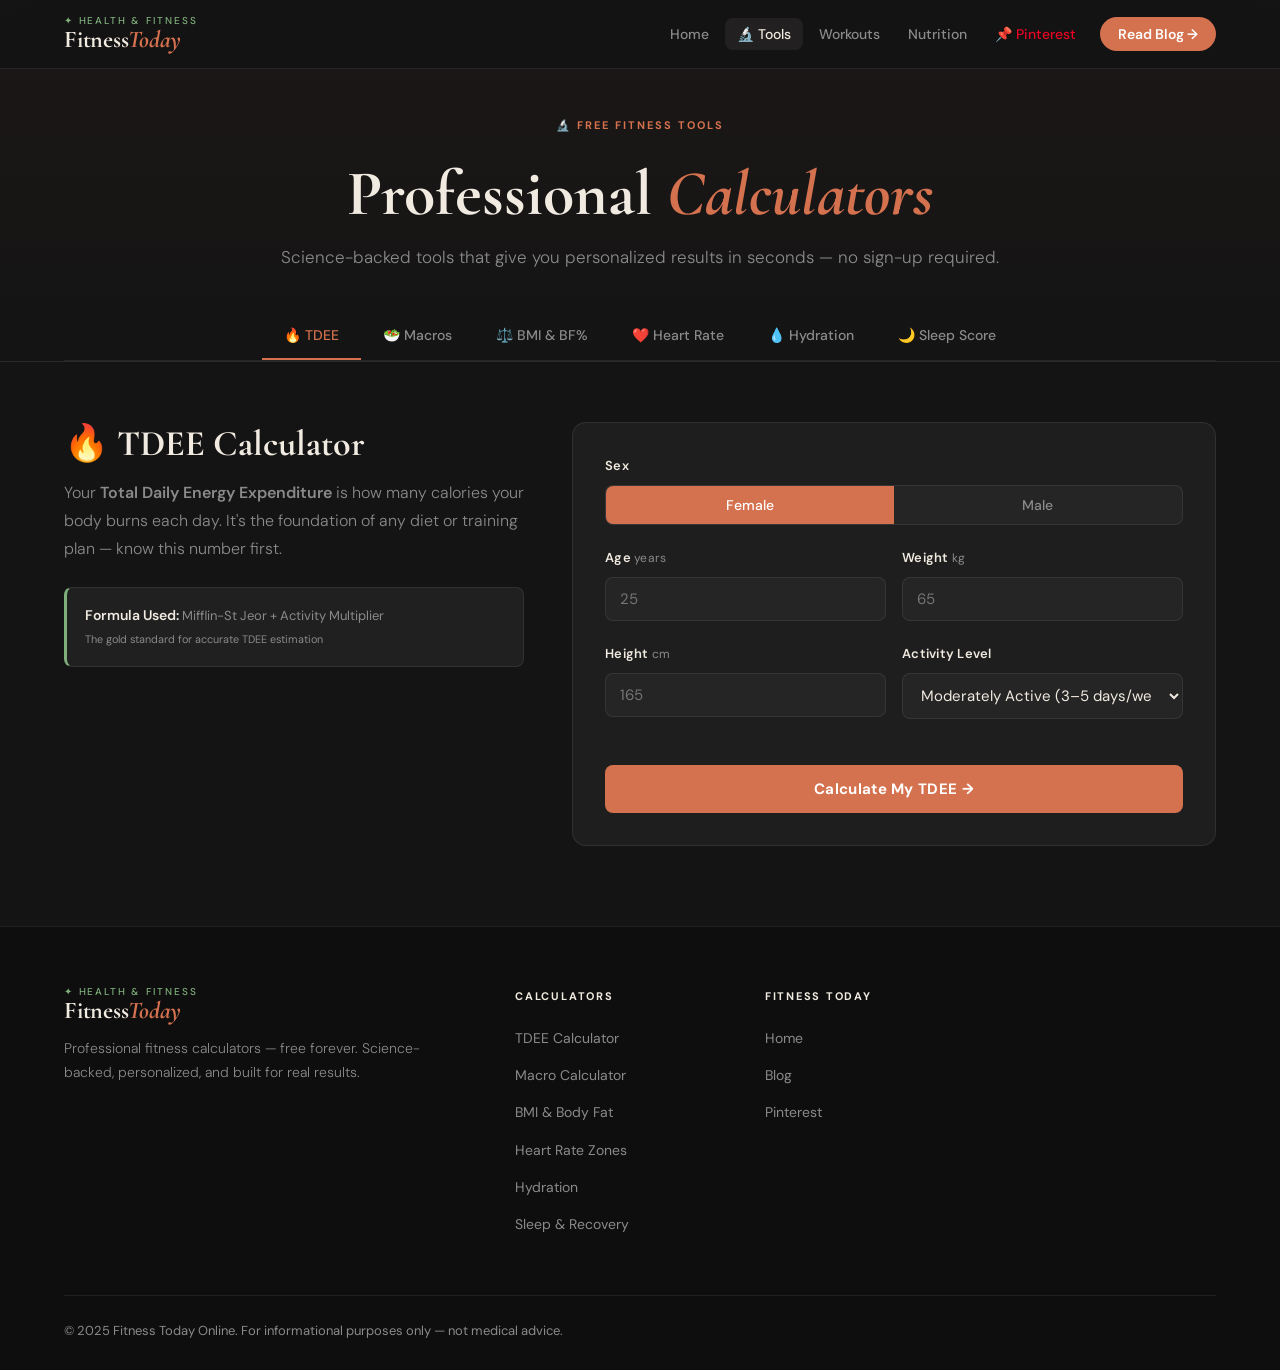
<file: tools.html>
<!DOCTYPE html>
<html lang="en">
<head>
  <meta charset="UTF-8"/>
  <meta name="viewport" content="width=device-width, initial-scale=1.0"/>
  <meta name="description" content="Free professional fitness calculators — TDEE, Macros, BMI, Body Fat, Heart Rate Zones, Hydration, Sleep & Recovery Score."/>
  <meta name="theme-color" content="#141414"/>
  <title>Fitness Tools & Calculators – Fitness Today</title>
  <link rel="preconnect" href="https://fonts.googleapis.com"/>
  <link rel="preconnect" href="https://fonts.gstatic.com" crossorigin/>
  <link href="https://fonts.googleapis.com/css2?family=Cormorant+Garamond:ital,wght@0,400;0,600;0,700;1,400;1,600&family=DM+Sans:wght@300;400;500;600&display=swap" rel="stylesheet"/>
  <link rel="stylesheet" href="css/style.css"/>
  <link rel="stylesheet" href="css/tools.css"/>
</head>
<body class="tools-page">

<!-- NAV -->
<nav class="nav" id="nav">
  <div class="nav-inner">
    <a href="index.html" class="logo">
      <span class="logo-sup">✦ Health & Fitness</span>
      <span class="logo-main">Fitness<em>Today</em></span>
    </a>
    <button class="hamburger" id="hamburger" aria-label="Menu">
      <span></span><span></span><span></span>
    </button>
    <ul class="nav-links" id="nav-links">
      <li><a href="index.html">Home</a></li>
      <li><a href="tools.html" class="active">🔬 Tools</a></li>
      <li><a href="index.html#workouts">Workouts</a></li>
      <li><a href="index.html#nutrition">Nutrition</a></li>
      <li><a href="https://www.pinterest.com/fitnesstodayonline/" target="_blank" class="nav-pinterest">📌 Pinterest</a></li>
      <li><a href="http://fitnesstodayonline.blogspot.com" target="_blank" class="nav-cta">Read Blog →</a></li>
    </ul>
  </div>
</nav>

<!-- TOOLS HERO -->
<section class="tools-hero">
  <div class="container">
    <span class="section-tag">🔬 Free Fitness Tools</span>
    <h1>Professional <em>Calculators</em></h1>
    <p>Science-backed tools that give you personalized results in seconds — no sign-up required.</p>
    <!-- TOOL TABS -->
    <div class="tool-tabs" id="tool-tabs">
      <button class="tab-btn active" data-tool="tdee">🔥 TDEE</button>
      <button class="tab-btn" data-tool="macros">🥗 Macros</button>
      <button class="tab-btn" data-tool="bmi">⚖️ BMI & BF%</button>
      <button class="tab-btn" data-tool="heartrate">❤️ Heart Rate</button>
      <button class="tab-btn" data-tool="hydration">💧 Hydration</button>
      <button class="tab-btn" data-tool="sleep">🌙 Sleep Score</button>
    </div>
  </div>
</section>

<!-- CALCULATORS WRAPPER -->
<div class="calculators-wrap container">

  <!-- ============================= -->
  <!-- 1. TDEE CALCULATOR            -->
  <!-- ============================= -->
  <div class="calc-panel active" id="tdee">
    <div class="calc-layout">
      <div class="calc-intro">
        <h2>🔥 TDEE Calculator</h2>
        <p class="calc-desc">Your <strong>Total Daily Energy Expenditure</strong> is how many calories your body burns each day. It's the foundation of any diet or training plan — know this number first.</p>
        <div class="formula-box">
          <strong>Formula Used:</strong> Mifflin-St Jeor + Activity Multiplier<br/>
          <small>The gold standard for accurate TDEE estimation</small>
        </div>
      </div>
      <div class="calc-form" id="tdee-form">
        <div class="form-row">
          <div class="form-group">
            <label>Sex</label>
            <div class="toggle-group">
              <button class="tog active" data-group="tdee-sex" data-val="female">Female</button>
              <button class="tog" data-group="tdee-sex" data-val="male">Male</button>
            </div>
            <input type="hidden" id="tdee-sex" value="female"/>
          </div>
        </div>
        <div class="form-row two-col">
          <div class="form-group">
            <label for="tdee-age">Age <span class="unit">years</span></label>
            <input type="number" id="tdee-age" placeholder="25" min="14" max="90"/>
          </div>
          <div class="form-group">
            <label for="tdee-weight">Weight <span class="unit">kg</span></label>
            <input type="number" id="tdee-weight" placeholder="65" min="30" max="300"/>
          </div>
        </div>
        <div class="form-row two-col">
          <div class="form-group">
            <label for="tdee-height">Height <span class="unit">cm</span></label>
            <input type="number" id="tdee-height" placeholder="165" min="100" max="250"/>
          </div>
          <div class="form-group">
            <label>Activity Level</label>
            <select id="tdee-activity">
              <option value="1.2">Sedentary (desk job, little exercise)</option>
              <option value="1.375">Lightly Active (1–3 days/week)</option>
              <option value="1.55" selected>Moderately Active (3–5 days/week)</option>
              <option value="1.725">Very Active (6–7 days/week)</option>
              <option value="1.9">Extra Active (athlete / physical job)</option>
            </select>
          </div>
        </div>
        <button class="calc-btn" onclick="calcTDEE()">Calculate My TDEE →</button>
        <div class="calc-result" id="tdee-result" style="display:none">
          <div class="result-main">
            <span class="result-num" id="tdee-main-num">—</span>
            <span class="result-label">calories / day</span>
          </div>
          <div class="result-breakdown" id="tdee-breakdown"></div>
          <p class="result-note">This is your maintenance calorie level. Eat below it to lose fat, above it to build muscle.</p>
        </div>
      </div>
    </div>
  </div>

  <!-- ============================= -->
  <!-- 2. MACRO CALCULATOR           -->
  <!-- ============================= -->
  <div class="calc-panel" id="macros">
    <div class="calc-layout">
      <div class="calc-intro">
        <h2>🥗 Macro Calculator</h2>
        <p class="calc-desc">Once you know your TDEE, macros tell you <strong>what</strong> to eat. Protein, fats, and carbohydrates are optimized based on your specific goal — fat loss, muscle gain, or maintenance.</p>
        <div class="formula-box">
          <strong>Protein targets:</strong> 1.6–2.2g/kg for muscle | 1.2–1.6g/kg for fat loss<br/>
          <small>Based on current sports nutrition research (2024)</small>
        </div>
      </div>
      <div class="calc-form">
        <div class="form-row two-col">
          <div class="form-group">
            <label for="macro-tdee">Your TDEE <span class="unit">kcal</span></label>
            <input type="number" id="macro-tdee" placeholder="2000" id="macro-tdee"/>
          </div>
          <div class="form-group">
            <label for="macro-weight">Your Weight <span class="unit">kg</span></label>
            <input type="number" id="macro-weight" placeholder="65"/>
          </div>
        </div>
        <div class="form-group">
          <label>Your Goal</label>
          <div class="goal-grid">
            <button class="goal-btn active" data-goal="fat-loss">🎯 Fat Loss<small>-20% deficit</small></button>
            <button class="goal-btn" data-goal="maintenance">⚖️ Maintenance<small>No change</small></button>
            <button class="goal-btn" data-goal="muscle">💪 Muscle Gain<small>+15% surplus</small></button>
          </div>
          <input type="hidden" id="macro-goal" value="fat-loss"/>
        </div>
        <button class="calc-btn" onclick="calcMacros()">Calculate My Macros →</button>
        <div class="calc-result" id="macro-result" style="display:none">
          <div class="result-main">
            <span class="result-num" id="macro-kcal">—</span>
            <span class="result-label">target calories / day</span>
          </div>
          <div class="macro-bars" id="macro-bars"></div>
        </div>
      </div>
    </div>
  </div>

  <!-- ============================= -->
  <!-- 3. BMI & BODY FAT             -->
  <!-- ============================= -->
  <div class="calc-panel" id="bmi">
    <div class="calc-layout">
      <div class="calc-intro">
        <h2>⚖️ BMI & Body Fat %</h2>
        <p class="calc-desc">BMI gives a quick snapshot, but <strong>Body Fat %</strong> tells the real story. We use the Navy Tape Measure method — the most accurate non-lab approach available.</p>
        <div class="formula-box">
          <strong>Navy Method:</strong> Uses waist, neck, and hip measurements<br/>
          <small>Accuracy within ±3-4% of DEXA scan results</small>
        </div>
      </div>
      <div class="calc-form">
        <div class="form-group">
          <label>Sex</label>
          <div class="toggle-group">
            <button class="tog active" data-group="bmi-sex" data-val="female" onclick="toggleBmiSex('female')">Female</button>
            <button class="tog" data-group="bmi-sex" data-val="male" onclick="toggleBmiSex('male')">Male</button>
          </div>
          <input type="hidden" id="bmi-sex" value="female"/>
        </div>
        <div class="form-row two-col">
          <div class="form-group">
            <label for="bmi-height">Height <span class="unit">cm</span></label>
            <input type="number" id="bmi-height" placeholder="165"/>
          </div>
          <div class="form-group">
            <label for="bmi-weight">Weight <span class="unit">kg</span></label>
            <input type="number" id="bmi-weight" placeholder="65"/>
          </div>
        </div>
        <div class="form-row two-col">
          <div class="form-group">
            <label for="bmi-waist">Waist <span class="unit">cm</span></label>
            <input type="number" id="bmi-waist" placeholder="75" step="0.5"/>
          </div>
          <div class="form-group">
            <label for="bmi-neck">Neck <span class="unit">cm</span></label>
            <input type="number" id="bmi-neck" placeholder="33" step="0.5"/>
          </div>
        </div>
        <div class="form-group" id="bmi-hip-group">
          <label for="bmi-hip">Hips <span class="unit">cm</span> <small style="color:var(--muted)">(females only)</small></label>
          <input type="number" id="bmi-hip" placeholder="95" step="0.5"/>
        </div>
        <button class="calc-btn" onclick="calcBMI()">Calculate →</button>
        <div class="calc-result" id="bmi-result" style="display:none">
          <div class="bmi-grid" id="bmi-grid"></div>
        </div>
      </div>
    </div>
  </div>

  <!-- ============================= -->
  <!-- 4. HEART RATE ZONES           -->
  <!-- ============================= -->
  <div class="calc-panel" id="heartrate">
    <div class="calc-layout">
      <div class="calc-intro">
        <h2>❤️ Heart Rate Zones</h2>
        <p class="calc-desc">Train at the <strong>right intensity</strong> for your goal. Zone 2 is where fat is burned. Zone 5 is peak performance. The Karvonen formula uses your resting heart rate for superior precision.</p>
        <div class="formula-box">
          <strong>Karvonen Formula:</strong> THR = (HRmax − HRrest) × intensity + HRrest<br/>
          <small>More accurate than the standard max HR formula</small>
        </div>
      </div>
      <div class="calc-form">
        <div class="form-row two-col">
          <div class="form-group">
            <label for="hr-age">Age <span class="unit">years</span></label>
            <input type="number" id="hr-age" placeholder="28" min="14" max="90"/>
          </div>
          <div class="form-group">
            <label for="hr-resting">Resting HR <span class="unit">bpm</span></label>
            <input type="number" id="hr-resting" placeholder="65" min="35" max="100"/>
            <small style="color:var(--muted);font-size:12px;">Measure first thing in the morning</small>
          </div>
        </div>
        <button class="calc-btn" onclick="calcHeartRate()">Calculate My Zones →</button>
        <div class="calc-result" id="hr-result" style="display:none">
          <div class="hr-zones" id="hr-zones"></div>
        </div>
      </div>
    </div>
  </div>

  <!-- ============================= -->
  <!-- 5. HYDRATION CALCULATOR       -->
  <!-- ============================= -->
  <div class="calc-panel" id="hydration">
    <div class="calc-layout">
      <div class="calc-intro">
        <h2>💧 Hydration Calculator</h2>
        <p class="calc-desc">Most people are chronically dehydrated. Your daily water needs depend on your <strong>body weight, climate, and how hard you train.</strong> Get a personalized recommendation here.</p>
        <div class="formula-box">
          <strong>Base:</strong> 35ml per kg bodyweight + activity & climate adjustments<br/>
          <small>Accounts for sweat loss and environmental temperature</small>
        </div>
      </div>
      <div class="calc-form">
        <div class="form-row two-col">
          <div class="form-group">
            <label for="hyd-weight">Weight <span class="unit">kg</span></label>
            <input type="number" id="hyd-weight" placeholder="65"/>
          </div>
          <div class="form-group">
            <label>Climate</label>
            <select id="hyd-climate">
              <option value="0">Cool (< 15°C)</option>
              <option value="0.3" selected>Temperate (15–25°C)</option>
              <option value="0.7">Warm (25–35°C)</option>
              <option value="1.0">Hot (> 35°C)</option>
            </select>
          </div>
        </div>
        <div class="form-group">
          <label>Exercise Intensity</label>
          <div class="goal-grid">
            <button class="goal-btn active" data-exgoal="none">😴 None/Rest</button>
            <button class="goal-btn" data-exgoal="light">🚶 Light (&lt;30 min)</button>
            <button class="goal-btn" data-exgoal="moderate">🏃 Moderate (30–60 min)</button>
            <button class="goal-btn" data-exgoal="intense">🔥 Intense (60+ min)</button>
          </div>
          <input type="hidden" id="hyd-exercise" value="none"/>
        </div>
        <button class="calc-btn" onclick="calcHydration()">Calculate My Water Intake →</button>
        <div class="calc-result" id="hyd-result" style="display:none">
          <div class="result-main">
            <span class="result-num" id="hyd-main">—</span>
            <span class="result-label">litres / day</span>
          </div>
          <div class="hyd-tips" id="hyd-tips"></div>
        </div>
      </div>
    </div>
  </div>

  <!-- ============================= -->
  <!-- 6. SLEEP & RECOVERY           -->
  <!-- ============================= -->
  <div class="calc-panel" id="sleep">
    <div class="calc-layout">
      <div class="calc-intro">
        <h2>🌙 Sleep & Recovery Score</h2>
        <p class="calc-desc">In 2026, recovery <em>is</em> training. Answer 8 quick questions to get your personalized <strong>Recovery Score</strong> and learn if you're overtraining or under-sleeping.</p>
        <div class="formula-box">
          <strong>Evidence-based:</strong> Covers sleep quality, duration, HRV, stress & training load<br/>
          <small>Based on sports science recovery research</small>
        </div>
      </div>
      <div class="calc-form">
        <div class="sleep-quiz" id="sleep-quiz">
          <div class="quiz-q" data-q="1">
            <p>How many hours of sleep do you get on average?</p>
            <div class="quiz-opts">
              <button class="quiz-opt" data-score="0">Less than 5</button>
              <button class="quiz-opt" data-score="1">5–6 hours</button>
              <button class="quiz-opt" data-score="2">6–7 hours</button>
              <button class="quiz-opt" data-score="3">7–9 hours ✓</button>
              <button class="quiz-opt" data-score="2">9+ hours</button>
            </div>
          </div>
          <div class="quiz-q" data-q="2" style="display:none">
            <p>How do you feel when you wake up?</p>
            <div class="quiz-opts">
              <button class="quiz-opt" data-score="0">Exhausted</button>
              <button class="quiz-opt" data-score="1">Groggy</button>
              <button class="quiz-opt" data-score="2">Okay</button>
              <button class="quiz-opt" data-score="3">Refreshed & alert</button>
            </div>
          </div>
          <div class="quiz-q" data-q="3" style="display:none">
            <p>How many days per week do you train?</p>
            <div class="quiz-opts">
              <button class="quiz-opt" data-score="3">0–2 days</button>
              <button class="quiz-opt" data-score="3">3–4 days ✓</button>
              <button class="quiz-opt" data-score="2">5 days</button>
              <button class="quiz-opt" data-score="1">6 days</button>
              <button class="quiz-opt" data-score="0">7 days (no rest!)</button>
            </div>
          </div>
          <div class="quiz-q" data-q="4" style="display:none">
            <p>How is your energy level throughout the day?</p>
            <div class="quiz-opts">
              <button class="quiz-opt" data-score="0">Chronically low / crashes</button>
              <button class="quiz-opt" data-score="1">Inconsistent</button>
              <button class="quiz-opt" data-score="2">Mostly good</button>
              <button class="quiz-opt" data-score="3">Consistently high</button>
            </div>
          </div>
          <div class="quiz-q" data-q="5" style="display:none">
            <p>How stressed are you on a daily basis?</p>
            <div class="quiz-opts">
              <button class="quiz-opt" data-score="0">Very high stress</button>
              <button class="quiz-opt" data-score="1">High stress</button>
              <button class="quiz-opt" data-score="2">Moderate</button>
              <button class="quiz-opt" data-score="3">Low / managed well</button>
            </div>
          </div>
          <div class="quiz-q" data-q="6" style="display:none">
            <p>Do you notice performance dropping in your workouts?</p>
            <div class="quiz-opts">
              <button class="quiz-opt" data-score="0">Yes, consistently getting worse</button>
              <button class="quiz-opt" data-score="1">Sometimes</button>
              <button class="quiz-opt" data-score="2">Rarely</button>
              <button class="quiz-opt" data-score="3">No, performance is stable or improving</button>
            </div>
          </div>
          <div class="quiz-q" data-q="7" style="display:none">
            <p>How is your mood and motivation to train?</p>
            <div class="quiz-opts">
              <button class="quiz-opt" data-score="0">Dreading every session</button>
              <button class="quiz-opt" data-score="1">Low / unmotivated</button>
              <button class="quiz-opt" data-score="2">Normal</button>
              <button class="quiz-opt" data-score="3">Excited and motivated</button>
            </div>
          </div>
          <div class="quiz-q" data-q="8" style="display:none">
            <p>Do you take rest days or deload weeks?</p>
            <div class="quiz-opts">
              <button class="quiz-opt" data-score="0">Never</button>
              <button class="quiz-opt" data-score="1">Rarely (once a month)</button>
              <button class="quiz-opt" data-score="2">Sometimes (every 2 weeks)</button>
              <button class="quiz-opt" data-score="3">Regularly (planned into program)</button>
            </div>
          </div>
          <div class="quiz-progress">
            <div class="qp-bar"><div class="qp-fill" id="sleep-progress"></div></div>
            <span id="sleep-progress-text">Question 1 of 8</span>
          </div>
        </div>
        <div class="calc-result" id="sleep-result" style="display:none">
          <div class="sleep-score-ring">
            <svg viewBox="0 0 120 120" class="score-ring">
              <circle cx="60" cy="60" r="52" fill="none" stroke="rgba(255,255,255,0.08)" stroke-width="12"/>
              <circle cx="60" cy="60" r="52" fill="none" stroke-width="12" stroke-linecap="round"
                id="score-ring-circle"
                stroke-dasharray="326.7"
                stroke-dashoffset="326.7"
                transform="rotate(-90 60 60)"/>
            </svg>
            <div class="score-ring-num" id="score-ring-num">—</div>
          </div>
          <div class="sleep-verdict" id="sleep-verdict"></div>
          <button class="calc-btn" onclick="resetSleepQuiz()" style="margin-top:20px;max-width:200px;">Retake Quiz</button>
        </div>
      </div>
    </div>
  </div>

</div><!-- /calculators-wrap -->

<!-- FOOTER -->
<footer class="footer">
  <div class="container">
    <div class="footer-top">
      <div class="footer-brand">
        <div class="logo">
          <span class="logo-sup">✦ Health & Fitness</span>
          <span class="logo-main">Fitness<em>Today</em></span>
        </div>
        <p>Professional fitness calculators — free forever. Science-backed, personalized, and built for real results.</p>
      </div>
      <div class="footer-col">
        <h4>Calculators</h4>
        <ul>
          <li><a href="#tdee" onclick="switchTool('tdee')">TDEE Calculator</a></li>
          <li><a href="#macros" onclick="switchTool('macros')">Macro Calculator</a></li>
          <li><a href="#bmi" onclick="switchTool('bmi')">BMI & Body Fat</a></li>
          <li><a href="#heartrate" onclick="switchTool('heartrate')">Heart Rate Zones</a></li>
          <li><a href="#hydration" onclick="switchTool('hydration')">Hydration</a></li>
          <li><a href="#sleep" onclick="switchTool('sleep')">Sleep & Recovery</a></li>
        </ul>
      </div>
      <div class="footer-col">
        <h4>Fitness Today</h4>
        <ul>
          <li><a href="index.html">Home</a></li>
          <li><a href="http://fitnesstodayonline.blogspot.com" target="_blank">Blog</a></li>
          <li><a href="https://www.pinterest.com/fitnesstodayonline/" target="_blank">Pinterest</a></li>
        </ul>
      </div>
    </div>
    <div class="footer-bottom">
      <span>© 2025 Fitness Today Online. For informational purposes only — not medical advice.</span>
    </div>
  </div>
</footer>

<script src="js/main.js"></script>
<script src="js/calculators.js"></script>
</body>
</html>
</file>
<file: css/style.css>
/* =============================================
   FITNESS TODAY — MAIN STYLESHEET
   Theme: Dark Organic Lab
   Fonts: Cormorant Garamond + DM Sans
   ============================================= */

:root {
  --bg:       #141414;
  --surface:  #1e1e1e;
  --surface2: #252525;
  --border:   rgba(255,255,255,0.08);
  --accent:   #D4714E;
  --accent2:  #7FAF7B;
  --accent3:  #C9A96E;
  --text:     #F0EAE0;
  --muted:    #8A8A8A;
  --faint:    rgba(240,234,224,0.06);
  --radius:   14px;
  --radius-sm: 8px;
  --trans:    0.25s ease;
}

*, *::before, *::after { margin: 0; padding: 0; box-sizing: border-box; }

html { scroll-behavior: smooth; }

body {
  background: var(--bg);
  color: var(--text);
  font-family: 'DM Sans', sans-serif;
  font-size: 16px;
  line-height: 1.7;
  -webkit-font-smoothing: antialiased;
}

a { color: inherit; text-decoration: none; }
img { max-width: 100%; display: block; }
strong { font-weight: 600; }

/* ======= CONTAINER ======= */
.container {
  max-width: 1200px;
  margin: 0 auto;
  padding: 0 24px;
}

/* ======= NAVBAR ======= */
.nav {
  position: fixed;
  top: 0; left: 0; right: 0;
  z-index: 200;
  background: rgba(20,20,20,0.88);
  backdrop-filter: blur(16px);
  -webkit-backdrop-filter: blur(16px);
  border-bottom: 1px solid var(--border);
  transition: background var(--trans);
}

.nav-inner {
  max-width: 1200px;
  margin: 0 auto;
  padding: 16px 24px;
  display: flex;
  align-items: center;
  justify-content: space-between;
  gap: 20px;
}

.logo {
  display: flex;
  flex-direction: column;
  line-height: 1;
  gap: 2px;
}
.logo-sup {
  font-size: 10px;
  font-weight: 500;
  letter-spacing: 0.18em;
  text-transform: uppercase;
  color: var(--accent2);
}
.logo-main {
  font-family: 'Cormorant Garamond', serif;
  font-size: 24px;
  font-weight: 700;
  color: var(--text);
  letter-spacing: -0.01em;
}
.logo-main em {
  font-style: italic;
  color: var(--accent);
}

.nav-links {
  display: flex;
  align-items: center;
  gap: 4px;
  list-style: none;
}
.nav-links a {
  font-size: 14px;
  font-weight: 500;
  color: var(--muted);
  padding: 7px 12px;
  border-radius: var(--radius-sm);
  transition: color var(--trans), background var(--trans);
}
.nav-links a:hover, .nav-links a.active { color: var(--text); background: var(--faint); }

.nav-pinterest { color: #E60023 !important; }
.nav-pinterest:hover { background: rgba(230,0,35,0.1) !important; }

.nav-cta {
  background: var(--accent) !important;
  color: #fff !important;
  border-radius: 50px !important;
  padding: 8px 18px !important;
  font-weight: 600 !important;
  margin-left: 8px;
  transition: background var(--trans), transform var(--trans) !important;
}
.nav-cta:hover { background: #b85e3c !important; transform: translateY(-1px); }

.hamburger {
  display: none;
  flex-direction: column;
  gap: 5px;
  background: none;
  border: none;
  cursor: pointer;
  padding: 4px;
}
.hamburger span {
  display: block;
  width: 24px;
  height: 2px;
  background: var(--text);
  border-radius: 2px;
  transition: transform 0.3s, opacity 0.3s;
}

/* ======= BUTTONS ======= */
.btn-primary {
  display: inline-block;
  background: var(--accent);
  color: #fff;
  padding: 14px 32px;
  border-radius: 50px;
  font-size: 15px;
  font-weight: 600;
  transition: background var(--trans), transform var(--trans);
}
.btn-primary:hover { background: #b85e3c; transform: translateY(-2px); }

.btn-ghost {
  display: inline-block;
  border: 1.5px solid var(--border);
  color: var(--text);
  padding: 13px 28px;
  border-radius: 50px;
  font-size: 15px;
  font-weight: 500;
  transition: border-color var(--trans), background var(--trans);
}
.btn-ghost:hover { border-color: var(--text); background: var(--faint); }

/* ======= PILLS ======= */
.pill {
  display: inline-block;
  font-size: 12px;
  font-weight: 600;
  letter-spacing: 0.05em;
  padding: 5px 14px;
  border-radius: 50px;
}
.pill-sage { background: rgba(127,175,123,0.15); color: var(--accent2); border: 1px solid rgba(127,175,123,0.3); }
.pill-rose { background: rgba(212,113,78,0.12); color: var(--accent); border: 1px solid rgba(212,113,78,0.25); }

/* ======= SECTION TAGS ======= */
.section-tag {
  display: inline-block;
  font-size: 11px;
  font-weight: 700;
  letter-spacing: 0.18em;
  text-transform: uppercase;
  color: var(--accent);
  margin-bottom: 14px;
}

.section-header {
  text-align: center;
  margin-bottom: 48px;
}
.section-header h2 {
  font-family: 'Cormorant Garamond', serif;
  font-size: clamp(28px, 4vw, 44px);
  font-weight: 700;
  line-height: 1.15;
  margin-bottom: 10px;
}
.section-header h2 em { font-style: italic; color: var(--accent); }
.section-header p {
  color: var(--muted);
  font-size: 17px;
  font-weight: 300;
  max-width: 500px;
  margin: 0 auto;
}

/* ======= HERO ======= */
.hero {
  min-height: 100vh;
  padding: 120px 24px 80px;
  display: flex;
  align-items: center;
  justify-content: space-between;
  gap: 60px;
  max-width: 1200px;
  margin: 0 auto;
  position: relative;
}

.hero-orb {
  position: fixed;
  border-radius: 50%;
  filter: blur(80px);
  pointer-events: none;
  z-index: 0;
}
.hero-orb-1 {
  width: 500px; height: 500px;
  background: radial-gradient(circle, rgba(212,113,78,0.08) 0%, transparent 70%);
  top: -100px; right: -100px;
}
.hero-orb-2 {
  width: 400px; height: 400px;
  background: radial-gradient(circle, rgba(127,175,123,0.06) 0%, transparent 70%);
  bottom: 0; left: -100px;
}

.hero-content {
  flex: 1;
  max-width: 580px;
  position: relative;
  z-index: 1;
}

.hero-eyebrow {
  display: flex;
  gap: 10px;
  flex-wrap: wrap;
  margin-bottom: 24px;
}

.hero-title {
  font-family: 'Cormorant Garamond', serif;
  font-size: clamp(44px, 7vw, 76px);
  font-weight: 700;
  line-height: 1.05;
  margin-bottom: 20px;
  letter-spacing: -0.02em;
}
.hero-title em { font-style: italic; color: var(--accent); }

.hero-sub {
  font-size: 18px;
  font-weight: 300;
  color: var(--muted);
  line-height: 1.7;
  margin-bottom: 36px;
  max-width: 480px;
}

.hero-actions {
  display: flex;
  gap: 16px;
  flex-wrap: wrap;
  margin-bottom: 48px;
}

.hero-stats {
  display: flex;
  align-items: center;
  gap: 28px;
}
.stat strong {
  display: block;
  font-family: 'Cormorant Garamond', serif;
  font-size: 32px;
  font-weight: 700;
  color: var(--text);
  line-height: 1;
}
.stat span {
  font-size: 12px;
  color: var(--muted);
  font-weight: 400;
}
.stat-divider {
  width: 1px;
  height: 40px;
  background: var(--border);
}

/* ======= HERO VISUAL - TOOL CARDS ======= */
.hero-visual {
  flex: 1;
  max-width: 420px;
  position: relative;
  z-index: 1;
}
.tool-preview-cards {
  display: grid;
  grid-template-columns: 1fr 1fr;
  gap: 14px;
}
.preview-card {
  background: var(--surface);
  border: 1px solid var(--border);
  border-radius: var(--radius);
  padding: 22px 18px;
  transition: transform var(--trans), border-color var(--trans);
  animation: float 3s ease-in-out infinite;
}
.preview-card:hover { transform: translateY(-4px); border-color: rgba(212,113,78,0.3); }
.pc-1 { animation-delay: 0s; }
.pc-2 { animation-delay: 0.6s; }
.pc-3 { animation-delay: 1.2s; }
.pc-4 { animation-delay: 1.8s; }

@keyframes float {
  0%, 100% { transform: translateY(0); }
  50% { transform: translateY(-6px); }
}
.pc-icon { font-size: 26px; margin-bottom: 10px; }
.pc-label { font-size: 11px; color: var(--muted); font-weight: 500; letter-spacing: 0.04em; margin-bottom: 6px; }
.pc-val { font-family: 'Cormorant Garamond', serif; font-size: 24px; font-weight: 700; line-height: 1; }
.pc-val small { font-size: 13px; color: var(--muted); font-family: 'DM Sans', sans-serif; }

/* ======= TOOLS SECTION ======= */
.tools-section {
  padding: 100px 0;
  border-top: 1px solid var(--border);
}
.tools-grid {
  display: grid;
  grid-template-columns: 2fr 1fr 1fr;
  grid-template-rows: auto auto;
  gap: 16px;
}
.tool-card {
  background: var(--surface);
  border: 1px solid var(--border);
  border-radius: var(--radius);
  padding: 28px;
  display: block;
  position: relative;
  overflow: hidden;
  transition: border-color var(--trans), transform var(--trans), background var(--trans);
}
.tool-card:hover { border-color: rgba(212,113,78,0.4); transform: translateY(-3px); background: var(--surface2); }
.tool-card .tc-icon { font-size: 28px; margin-bottom: 14px; }
.tool-card h3 { font-family: 'Cormorant Garamond', serif; font-size: 22px; font-weight: 700; margin-bottom: 8px; }
.tool-card p { font-size: 14px; color: var(--muted); font-weight: 300; line-height: 1.6; }
.tc-arrow {
  position: absolute;
  bottom: 24px; right: 24px;
  font-size: 18px;
  color: var(--accent);
  opacity: 0;
  transform: translateX(-6px);
  transition: opacity var(--trans), transform var(--trans);
}
.tool-card:hover .tc-arrow { opacity: 1; transform: translateX(0); }

.tc-featured {
  grid-row: 1 / 3;
  background: linear-gradient(145deg, #1e1e1e 0%, #251a16 100%);
  border-color: rgba(212,113,78,0.2);
}
.tc-featured:hover { border-color: rgba(212,113,78,0.6); }
.tc-glow {
  position: absolute;
  top: -60px; right: -60px;
  width: 200px; height: 200px;
  background: radial-gradient(circle, rgba(212,113,78,0.12) 0%, transparent 70%);
  border-radius: 50%;
}
.tc-tag {
  display: inline-block;
  background: var(--accent);
  color: #fff;
  font-size: 10px;
  font-weight: 700;
  letter-spacing: 0.1em;
  text-transform: uppercase;
  padding: 4px 12px;
  border-radius: 50px;
  margin-top: 12px;
}

.tools-cta { text-align: center; margin-top: 40px; }

/* ======= CATEGORIES ======= */
.categories-section, .nutrition-section {
  padding: 80px 0;
  border-top: 1px solid var(--border);
}
.categories-row {
  display: flex;
  gap: 16px;
  flex-wrap: wrap;
}
.cat-card {
  flex: 1;
  min-width: 160px;
  background: var(--surface);
  border: 1px solid var(--border);
  border-radius: var(--radius);
  padding: 28px 20px;
  text-align: center;
  transition: all var(--trans);
  display: block;
}
.cat-card:hover {
  border-color: rgba(212,113,78,0.4);
  transform: translateY(-3px);
  background: var(--surface2);
}
.cat-emoji { font-size: 32px; margin-bottom: 10px; }
.cat-card h3 { font-size: 15px; font-weight: 600; margin-bottom: 4px; }
.cat-card p { font-size: 12px; color: var(--muted); }

.cat-card-alt:hover { border-color: rgba(127,175,123,0.4); }

/* ======= PINTEREST STRIP ======= */
.pinterest-strip {
  padding: 80px 0;
  border-top: 1px solid var(--border);
  background: linear-gradient(135deg, #1a1a1a 0%, #1e1616 100%);
}
.pinterest-inner {
  display: flex;
  align-items: center;
  gap: 60px;
}
.pinterest-text { flex: 1; }
.pinterest-text h2 {
  font-family: 'Cormorant Garamond', serif;
  font-size: 36px;
  font-weight: 700;
  margin-bottom: 12px;
}
.pinterest-text p { color: var(--muted); font-weight: 300; margin-bottom: 24px; font-size: 16px; }
.pin-btn {
  display: inline-flex;
  align-items: center;
  gap: 10px;
  background: #E60023;
  color: #fff;
  padding: 13px 24px;
  border-radius: 50px;
  font-size: 14px;
  font-weight: 600;
  transition: all var(--trans);
}
.pin-btn:hover { background: #c0001d; transform: translateY(-2px); }

.pin-grid {
  flex: 1;
  display: grid;
  grid-template-columns: repeat(3, 1fr);
  gap: 8px;
}
.pin-grid img {
  width: 100%; aspect-ratio: 1;
  object-fit: cover;
  border-radius: 8px;
  transition: transform var(--trans);
}
.pin-grid img:hover { transform: scale(1.04); }

/* ======= FOOTER ======= */
.footer {
  background: #0e0e0e;
  border-top: 1px solid var(--border);
  padding: 60px 0 28px;
}
.footer-top {
  display: grid;
  grid-template-columns: 2fr 1fr 1fr 1fr;
  gap: 48px;
  margin-bottom: 48px;
}
.footer-brand p {
  color: var(--muted);
  font-size: 14px;
  font-weight: 300;
  margin-top: 14px;
  line-height: 1.7;
}
.footer-socials {
  display: flex;
  gap: 12px;
  margin-top: 18px;
}
.footer-socials a {
  font-size: 13px;
  color: var(--muted);
  border: 1px solid var(--border);
  padding: 7px 16px;
  border-radius: 50px;
  transition: all var(--trans);
}
.footer-socials a:hover { color: var(--text); border-color: rgba(255,255,255,0.2); }

.footer-col h4 {
  font-size: 11px;
  font-weight: 700;
  letter-spacing: 0.16em;
  text-transform: uppercase;
  color: var(--text);
  margin-bottom: 18px;
}
.footer-col ul { list-style: none; }
.footer-col ul li { margin-bottom: 10px; }
.footer-col ul a { font-size: 14px; color: var(--muted); transition: color var(--trans); }
.footer-col ul a:hover { color: var(--text); }

.footer-bottom {
  border-top: 1px solid var(--border);
  padding-top: 24px;
  display: flex;
  justify-content: space-between;
  font-size: 13px;
  color: var(--muted);
}

/* ======= RESPONSIVE ======= */
@media (max-width: 1024px) {
  .tools-grid { grid-template-columns: 1fr 1fr; }
  .tc-featured { grid-row: auto; }
  .hero { flex-direction: column; text-align: center; padding-top: 100px; }
  .hero-eyebrow, .hero-actions { justify-content: center; }
  .hero-stats { justify-content: center; }
  .hero-sub { margin-left: auto; margin-right: auto; }
  .pinterest-inner { flex-direction: column; }
  .footer-top { grid-template-columns: 1fr 1fr; }
  .footer-brand { grid-column: 1 / -1; }
}

@media (max-width: 768px) {
  .nav-links {
    display: none;
    position: fixed;
    top: 70px; left: 0; right: 0; bottom: 0;
    background: var(--bg);
    flex-direction: column;
    align-items: stretch;
    padding: 20px 24px;
    gap: 4px;
    overflow-y: auto;
  }
  .nav-links.open { display: flex; }
  .nav-links a { padding: 14px 16px; font-size: 16px; }
  .hamburger { display: flex; }
  .tools-grid { grid-template-columns: 1fr; }
  .categories-row { flex-direction: column; }
  .pin-grid { grid-template-columns: repeat(2, 1fr); }
  .footer-top { grid-template-columns: 1fr; gap: 28px; }
  .footer-bottom { flex-direction: column; gap: 8px; text-align: center; }
}

/* ======= ANIMATIONS ======= */
@keyframes fadeUp {
  from { opacity: 0; transform: translateY(20px); }
  to { opacity: 1; transform: translateY(0); }
}
.hero-content > * {
  animation: fadeUp 0.7s ease both;
}
.hero-eyebrow { animation-delay: 0.1s; }
.hero-title   { animation-delay: 0.2s; }
.hero-sub     { animation-delay: 0.3s; }
.hero-actions { animation-delay: 0.4s; }
.hero-stats   { animation-delay: 0.5s; }

/* ======= LATEST BLOG POSTS (AUTO-FEED) ======= */
.latest-posts-section {
  padding: 100px 0;
  border-top: 1px solid var(--border);
}
.latest-grid {
  display: grid;
  grid-template-columns: repeat(3, 1fr);
  gap: 20px;
}
.post-card-auto {
  background: var(--surface);
  border: 1px solid var(--border);
  border-radius: 14px;
  overflow: hidden;
  transition: transform 0.25s, border-color 0.25s;
  display: block;
  color: var(--text);
  text-decoration: none;
}
.post-card-auto:hover {
  transform: translateY(-4px);
  border-color: rgba(212,113,78,0.4);
}
.post-card-img {
  width: 100%;
  height: 200px;
  object-fit: cover;
  display: block;
}
.post-card-img-placeholder {
  height: 200px;
  background: linear-gradient(135deg, #1e1e1e, #252525);
  display: flex;
  align-items: center;
  justify-content: center;
  font-size: 48px;
}
.post-card-body { padding: 20px; }
.post-card-label {
  font-size: 11px;
  font-weight: 700;
  letter-spacing: 0.14em;
  text-transform: uppercase;
  color: var(--accent2);
  margin-bottom: 8px;
}
.post-card-title {
  font-family: 'Cormorant Garamond', serif;
  font-size: 20px;
  font-weight: 700;
  line-height: 1.3;
  margin-bottom: 8px;
}
.post-card-snippet {
  font-size: 13px;
  color: var(--muted);
  font-weight: 300;
  line-height: 1.6;
  display: -webkit-box;
  -webkit-line-clamp: 3;
  -webkit-box-orient: vertical;
  overflow: hidden;
  margin-bottom: 14px;
}
.post-card-footer {
  display: flex;
  justify-content: space-between;
  align-items: center;
  border-top: 1px solid var(--border);
  padding-top: 12px;
  font-size: 12px;
  color: var(--muted);
}
.post-card-read {
  color: var(--accent);
  font-weight: 600;
  font-size: 13px;
}
.post-skeleton {
  background: var(--surface);
  border: 1px solid var(--border);
  border-radius: 14px;
  height: 340px;
  animation: shimmer 1.5s infinite;
}
@keyframes shimmer {
  0%, 100% { opacity: 0.4; }
  50%       { opacity: 0.8; }
}
@media (max-width: 860px) { .latest-grid { grid-template-columns: 1fr 1fr; } }
@media (max-width: 560px) { .latest-grid { grid-template-columns: 1fr; } }
</file>
<file: css/tools.css>
/* =============================================
   FITNESS TODAY — TOOLS PAGE CSS
   ============================================= */

/* ======= TOOLS HERO ======= */
.tools-page { padding-top: 0; }

.tools-hero {
  padding: 110px 24px 0;
  text-align: center;
  background: linear-gradient(180deg, rgba(212,113,78,0.04) 0%, transparent 100%);
  border-bottom: 1px solid var(--border);
}
.tools-hero h1 {
  font-family: 'Cormorant Garamond', serif;
  font-size: clamp(36px, 6vw, 64px);
  font-weight: 700;
  line-height: 1.1;
  margin: 10px 0 14px;
}
.tools-hero h1 em { font-style: italic; color: var(--accent); }
.tools-hero p {
  font-size: 17px;
  color: var(--muted);
  font-weight: 300;
  margin-bottom: 40px;
}

/* ======= TOOL TABS ======= */
.tool-tabs {
  display: flex;
  gap: 0;
  justify-content: center;
  border-bottom: 1px solid var(--border);
  overflow-x: auto;
  scrollbar-width: none;
}
.tool-tabs::-webkit-scrollbar { display: none; }

.tab-btn {
  background: none;
  border: none;
  border-bottom: 3px solid transparent;
  color: var(--muted);
  font-size: 14px;
  font-weight: 500;
  font-family: 'DM Sans', sans-serif;
  padding: 14px 22px;
  cursor: pointer;
  white-space: nowrap;
  transition: color var(--trans), border-color var(--trans);
  margin-bottom: -1px;
}
.tab-btn:hover { color: var(--text); }
.tab-btn.active { color: var(--accent); border-bottom-color: var(--accent); }

/* ======= CALCULATORS WRAPPER ======= */
.calculators-wrap {
  padding: 60px 24px 80px;
}

/* ======= CALC PANEL ======= */
.calc-panel { display: none; }
.calc-panel.active { display: block; animation: fadeUp 0.4s ease; }

.calc-layout {
  display: grid;
  grid-template-columns: 1fr 1.4fr;
  gap: 48px;
  align-items: start;
}

.calc-intro h2 {
  font-family: 'Cormorant Garamond', serif;
  font-size: 36px;
  font-weight: 700;
  margin-bottom: 14px;
  line-height: 1.2;
}
.calc-desc {
  font-size: 16px;
  color: var(--muted);
  font-weight: 300;
  line-height: 1.75;
  margin-bottom: 24px;
}
.formula-box {
  background: var(--faint);
  border: 1px solid var(--border);
  border-left: 3px solid var(--accent2);
  border-radius: var(--radius-sm);
  padding: 16px 18px;
  font-size: 13px;
  color: var(--muted);
  line-height: 1.7;
}
.formula-box strong { color: var(--text); font-size: 14px; }

/* ======= FORM ======= */
.calc-form {
  background: var(--surface);
  border: 1px solid var(--border);
  border-radius: var(--radius);
  padding: 32px;
}

.form-row { margin-bottom: 22px; }
.form-row.two-col {
  display: grid;
  grid-template-columns: 1fr 1fr;
  gap: 16px;
  margin-bottom: 0;
}
.form-row.two-col .form-group { margin-bottom: 22px; }

.form-group { margin-bottom: 22px; }
.form-group:last-of-type { margin-bottom: 0; }

label {
  display: block;
  font-size: 13px;
  font-weight: 600;
  color: var(--text);
  margin-bottom: 8px;
  letter-spacing: 0.02em;
}
label .unit {
  font-weight: 400;
  color: var(--muted);
  font-size: 12px;
}

input[type="number"],
select {
  width: 100%;
  background: var(--surface2);
  border: 1px solid var(--border);
  border-radius: var(--radius-sm);
  color: var(--text);
  font-family: 'DM Sans', sans-serif;
  font-size: 15px;
  padding: 11px 14px;
  outline: none;
  transition: border-color var(--trans);
  -moz-appearance: textfield;
}
input[type="number"]::-webkit-outer-spin-button,
input[type="number"]::-webkit-inner-spin-button { -webkit-appearance: none; }
input[type="number"]:focus, select:focus { border-color: var(--accent); }
select { cursor: pointer; }
option { background: var(--surface2); }

/* ======= TOGGLE GROUP ======= */
.toggle-group {
  display: flex;
  background: var(--surface2);
  border-radius: var(--radius-sm);
  border: 1px solid var(--border);
  overflow: hidden;
}
.tog {
  flex: 1;
  background: none;
  border: none;
  color: var(--muted);
  font-family: 'DM Sans', sans-serif;
  font-size: 14px;
  font-weight: 500;
  padding: 10px;
  cursor: pointer;
  transition: background var(--trans), color var(--trans);
}
.tog.active { background: var(--accent); color: #fff; }

/* ======= GOAL GRID ======= */
.goal-grid {
  display: grid;
  grid-template-columns: repeat(auto-fit, minmax(120px, 1fr));
  gap: 10px;
  margin-top: 8px;
}
.goal-btn {
  background: var(--surface2);
  border: 1.5px solid var(--border);
  border-radius: var(--radius-sm);
  color: var(--muted);
  font-family: 'DM Sans', sans-serif;
  font-size: 13px;
  font-weight: 600;
  padding: 12px 10px;
  cursor: pointer;
  transition: all var(--trans);
  display: flex;
  flex-direction: column;
  align-items: center;
  gap: 3px;
  text-align: center;
}
.goal-btn small { font-weight: 400; font-size: 11px; opacity: 0.7; }
.goal-btn:hover { border-color: var(--accent); color: var(--text); }
.goal-btn.active { background: rgba(212,113,78,0.12); border-color: var(--accent); color: var(--accent); }

/* ======= CALC BUTTON ======= */
.calc-btn {
  width: 100%;
  background: var(--accent);
  color: #fff;
  border: none;
  border-radius: var(--radius-sm);
  font-family: 'DM Sans', sans-serif;
  font-size: 15px;
  font-weight: 700;
  padding: 14px;
  cursor: pointer;
  margin-top: 24px;
  transition: background var(--trans), transform var(--trans);
  letter-spacing: 0.02em;
}
.calc-btn:hover { background: #b85e3c; transform: translateY(-1px); }
.calc-btn:active { transform: translateY(0); }

/* ======= RESULTS ======= */
.calc-result {
  margin-top: 28px;
  padding-top: 28px;
  border-top: 1px solid var(--border);
  animation: fadeUp 0.4s ease;
}

.result-main {
  text-align: center;
  margin-bottom: 20px;
}
.result-num {
  display: block;
  font-family: 'Cormorant Garamond', serif;
  font-size: 60px;
  font-weight: 700;
  color: var(--accent);
  line-height: 1;
}
.result-label {
  display: block;
  font-size: 14px;
  color: var(--muted);
  margin-top: 4px;
}

.result-breakdown {
  display: grid;
  grid-template-columns: repeat(3, 1fr);
  gap: 10px;
  margin: 20px 0;
}
.breakdown-item {
  background: var(--surface2);
  border: 1px solid var(--border);
  border-radius: var(--radius-sm);
  padding: 14px;
  text-align: center;
}
.breakdown-item .bi-num {
  font-family: 'Cormorant Garamond', serif;
  font-size: 26px;
  font-weight: 700;
  color: var(--text);
  display: block;
}
.breakdown-item .bi-label {
  font-size: 11px;
  color: var(--muted);
}

.result-note {
  font-size: 13px;
  color: var(--muted);
  text-align: center;
  font-weight: 300;
}

/* ======= MACRO BARS ======= */
.macro-bars { margin-top: 20px; }
.macro-bar-item {
  margin-bottom: 16px;
}
.mbi-header {
  display: flex;
  justify-content: space-between;
  margin-bottom: 6px;
}
.mbi-name { font-size: 13px; font-weight: 600; }
.mbi-amount { font-size: 13px; color: var(--muted); }
.mbi-track {
  height: 8px;
  background: var(--surface2);
  border-radius: 50px;
  overflow: hidden;
}
.mbi-fill {
  height: 100%;
  border-radius: 50px;
  transition: width 0.8s ease;
}

/* ======= BMI GRID ======= */
.bmi-grid {
  display: grid;
  grid-template-columns: 1fr 1fr;
  gap: 12px;
}
.bmi-card {
  background: var(--surface2);
  border: 1px solid var(--border);
  border-radius: var(--radius-sm);
  padding: 20px;
  text-align: center;
}
.bmi-card-icon { font-size: 24px; margin-bottom: 8px; }
.bmi-card-num {
  font-family: 'Cormorant Garamond', serif;
  font-size: 36px;
  font-weight: 700;
  color: var(--accent);
  display: block;
}
.bmi-card-label { font-size: 12px; color: var(--muted); }
.bmi-card-cat {
  display: inline-block;
  margin-top: 6px;
  font-size: 11px;
  font-weight: 700;
  padding: 3px 10px;
  border-radius: 50px;
}

/* ======= HEART RATE ZONES ======= */
.hr-zones { display: flex; flex-direction: column; gap: 10px; }
.hr-zone {
  display: flex;
  align-items: center;
  gap: 16px;
  background: var(--surface2);
  border-radius: var(--radius-sm);
  padding: 14px 18px;
  border: 1px solid var(--border);
  border-left: 4px solid;
}
.hz-name { font-size: 13px; font-weight: 600; min-width: 70px; }
.hz-desc { font-size: 12px; color: var(--muted); flex: 1; }
.hz-range {
  font-family: 'Cormorant Garamond', serif;
  font-size: 20px;
  font-weight: 700;
  white-space: nowrap;
}
.hz-range small { font-size: 12px; font-family: 'DM Sans', sans-serif; color: var(--muted); }

/* ======= HYDRATION TIPS ======= */
.hyd-tips {
  display: flex;
  flex-direction: column;
  gap: 10px;
  margin-top: 16px;
}
.hyd-tip {
  display: flex;
  align-items: center;
  gap: 12px;
  background: var(--surface2);
  border-radius: var(--radius-sm);
  padding: 12px 16px;
  font-size: 13px;
  color: var(--muted);
}
.hyd-tip-icon { font-size: 18px; }

/* ======= SLEEP QUIZ ======= */
.sleep-quiz {}
.quiz-q p {
  font-family: 'Cormorant Garamond', serif;
  font-size: 22px;
  font-weight: 600;
  margin-bottom: 16px;
  line-height: 1.35;
}
.quiz-opts {
  display: flex;
  flex-direction: column;
  gap: 8px;
  margin-bottom: 20px;
}
.quiz-opt {
  background: var(--surface2);
  border: 1.5px solid var(--border);
  border-radius: var(--radius-sm);
  color: var(--text);
  font-family: 'DM Sans', sans-serif;
  font-size: 14px;
  font-weight: 400;
  padding: 12px 16px;
  text-align: left;
  cursor: pointer;
  transition: all var(--trans);
}
.quiz-opt:hover { border-color: var(--accent); background: rgba(212,113,78,0.06); color: var(--accent); }
.quiz-opt.selected { border-color: var(--accent2); background: rgba(127,175,123,0.1); color: var(--accent2); }

.quiz-progress { margin-top: 8px; }
.qp-bar {
  height: 4px;
  background: var(--surface2);
  border-radius: 50px;
  margin-bottom: 8px;
  overflow: hidden;
}
.qp-fill {
  height: 100%;
  background: var(--accent);
  border-radius: 50px;
  transition: width 0.4s ease;
  width: 12.5%;
}
#sleep-progress-text { font-size: 12px; color: var(--muted); }

/* ======= SLEEP SCORE RING ======= */
.sleep-score-ring {
  position: relative;
  width: 160px;
  height: 160px;
  margin: 0 auto 24px;
}
.score-ring { width: 100%; height: 100%; }
.score-ring-num {
  position: absolute;
  top: 50%; left: 50%;
  transform: translate(-50%, -50%);
  font-family: 'Cormorant Garamond', serif;
  font-size: 40px;
  font-weight: 700;
  color: var(--text);
}

.sleep-verdict {
  text-align: center;
}
.sleep-verdict h3 {
  font-family: 'Cormorant Garamond', serif;
  font-size: 28px;
  font-weight: 700;
  margin-bottom: 10px;
}
.sleep-verdict p {
  font-size: 14px;
  color: var(--muted);
  font-weight: 300;
  line-height: 1.7;
}
.verdict-tips {
  text-align: left;
  margin-top: 20px;
  display: flex;
  flex-direction: column;
  gap: 8px;
}
.vtip {
  display: flex;
  gap: 10px;
  align-items: flex-start;
  background: var(--surface2);
  border-radius: var(--radius-sm);
  padding: 12px;
  font-size: 13px;
  color: var(--muted);
}
.vtip-icon { font-size: 16px; margin-top: 1px; }

/* ======= RESPONSIVE ======= */
@media (max-width: 860px) {
  .calc-layout { grid-template-columns: 1fr; }
  .result-breakdown { grid-template-columns: 1fr 1fr 1fr; }
}
@media (max-width: 600px) {
  .calc-form { padding: 20px; }
  .form-row.two-col { grid-template-columns: 1fr; }
  .result-breakdown { grid-template-columns: 1fr; }
  .bmi-grid { grid-template-columns: 1fr; }
}
</file>
